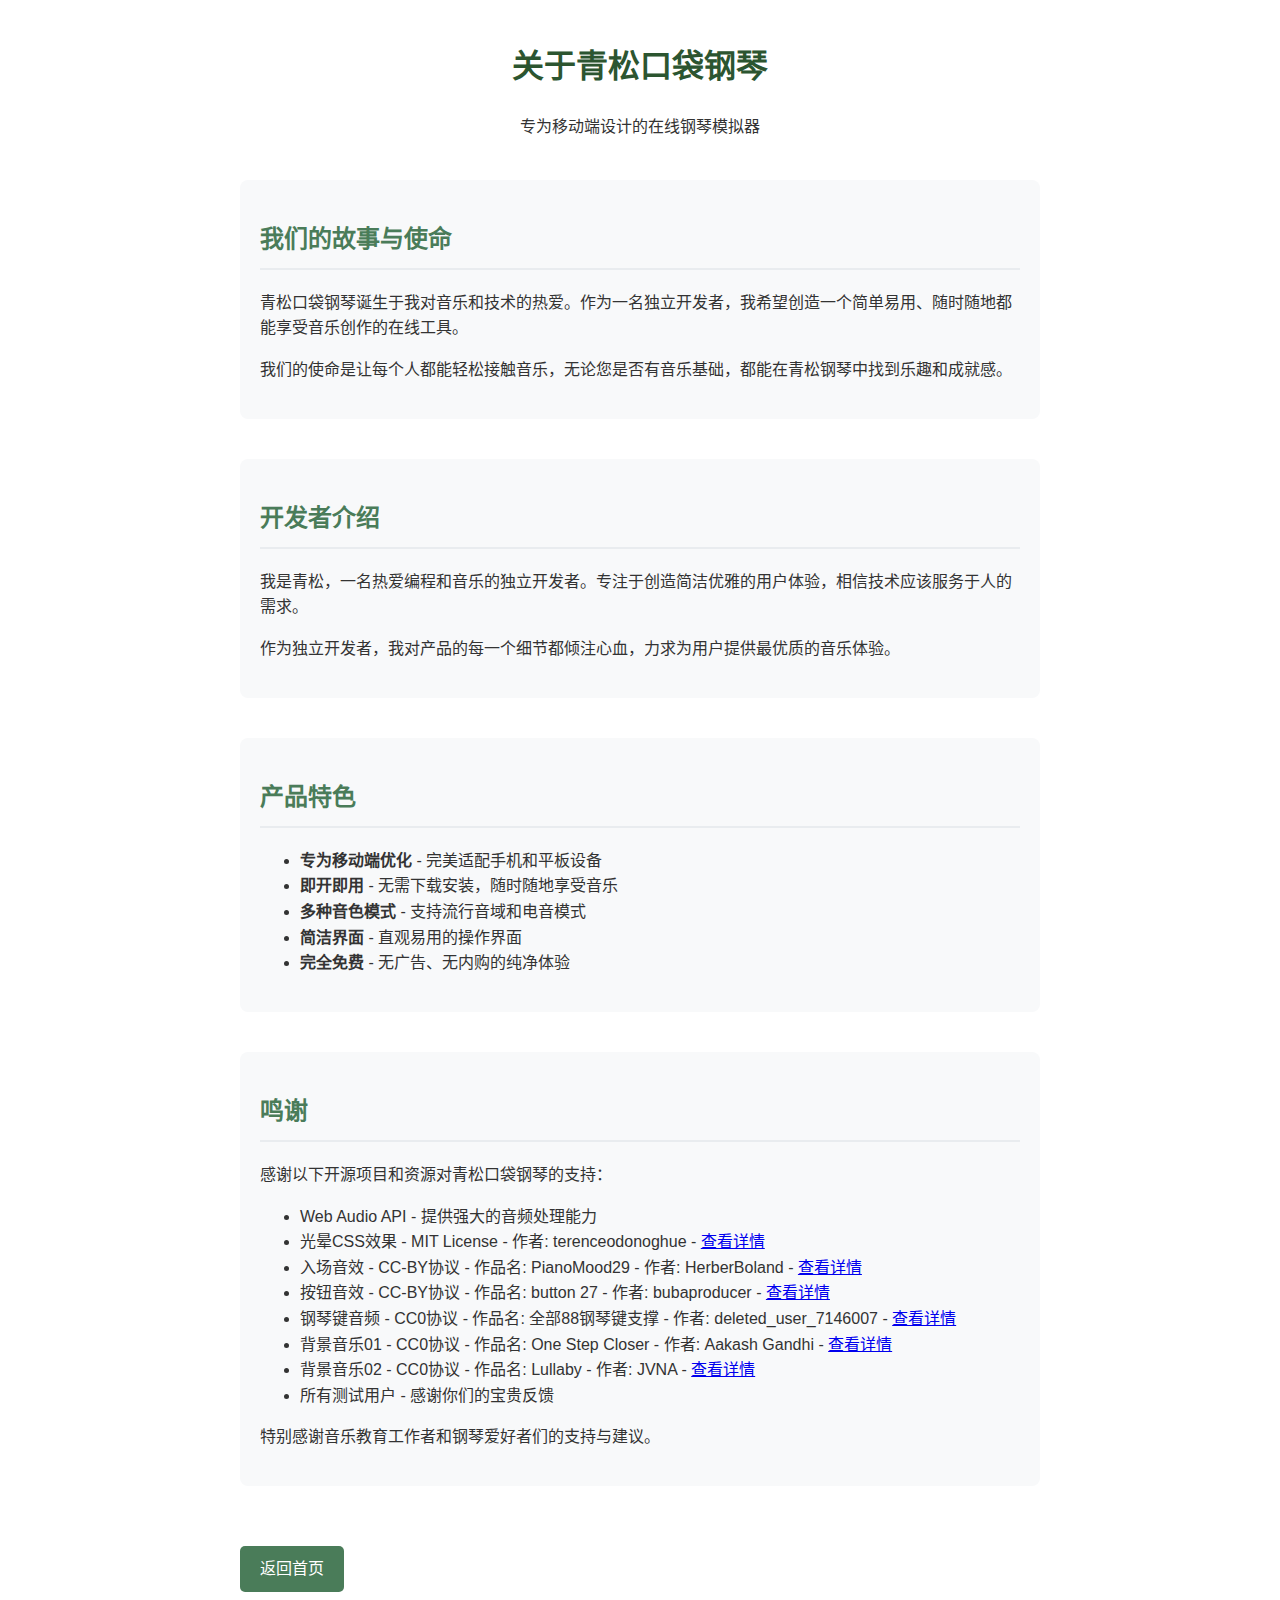
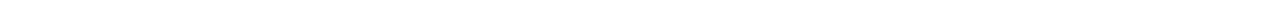
<file: about.html>
<!DOCTYPE html>
<html lang="zh-CN">

<head>
    <meta charset="UTF-8">
    <meta name="viewport" content="width=device-width, initial-scale=1.0">
    <title>关于我们 - 青松口袋钢琴</title>
    <style>
        body {
            font-family: -apple-system, BlinkMacSystemFont, 'Segoe UI', Roboto, sans-serif;
            max-width: 800px;
            margin: 0 auto;
            padding: 20px;
            line-height: 1.6;
            color: #333;
        }

        .header {
            text-align: center;
            margin-bottom: 40px;
        }

        .section {
            margin-bottom: 40px;
            padding: 20px;
            background: #f8f9fa;
            border-radius: 8px;
        }

        h1 {
            color: #2c5530;
        }

        h2 {
            color: #4a7c59;
            border-bottom: 2px solid #e9ecef;
            padding-bottom: 10px;
        }

        .back-btn {
            background: #4a7c59;
            color: white;
            padding: 10px 20px;
            border: none;
            border-radius: 5px;
            cursor: pointer;
            text-decoration: none;
            display: inline-block;
            margin-top: 20px;
        }
    </style>
</head>

<body>
    <div class="header">
        <h1>关于青松口袋钢琴</h1>
        <p>专为移动端设计的在线钢琴模拟器</p>
    </div>

    <div class="section">
        <h2>我们的故事与使命</h2>
        <p>青松口袋钢琴诞生于我对音乐和技术的热爱。作为一名独立开发者，我希望创造一个简单易用、随时随地都能享受音乐创作的在线工具。</p>
        <p>我们的使命是让每个人都能轻松接触音乐，无论您是否有音乐基础，都能在青松钢琴中找到乐趣和成就感。</p>
    </div>

    <div class="section">
        <h2>开发者介绍</h2>
        <p>我是青松，一名热爱编程和音乐的独立开发者。专注于创造简洁优雅的用户体验，相信技术应该服务于人的需求。</p>
        <p>作为独立开发者，我对产品的每一个细节都倾注心血，力求为用户提供最优质的音乐体验。</p>
    </div>

    <div class="section">
        <h2>产品特色</h2>
        <ul>
            <li><strong>专为移动端优化</strong> - 完美适配手机和平板设备</li>
            <li><strong>即开即用</strong> - 无需下载安装，随时随地享受音乐</li>
            <li><strong>多种音色模式</strong> - 支持流行音域和电音模式</li>
            <li><strong>简洁界面</strong> - 直观易用的操作界面</li>
            <li><strong>完全免费</strong> - 无广告、无内购的纯净体验</li>
        </ul>
    </div>

    <div class="section">
        <h2>鸣谢</h2>
        <p>感谢以下开源项目和资源对青松口袋钢琴的支持：</p>
        <ul>
            <li>Web Audio API - 提供强大的音频处理能力</li>
            <li>光晕CSS效果 - MIT License - 作者: terenceodonoghue - <a href="https://uiverse.io/terenceodonoghue/rare-cow-16"
                    target="_blank">查看详情</a></li>
            <li>入场音效 - CC-BY协议 - 作品名: PianoMood29 - 作者: HerberBoland - <a
                    href="https://www.tosound.com/sound/sound-wrpAqa0V#sound-download" target="_blank">查看详情</a></li>
            <li>按钮音效 - CC-BY协议 - 作品名: button 27 - 作者: bubaproducer - <a
                    href="https://www.tosound.com/sound/sound-N21A8Y52" target="_blank">查看详情</a></li>
            <li>钢琴键音频 - CC0协议 - 作品名: 全部88钢琴键支撑 - 作者: deleted_user_7146007 - <a
                    href="https://www.aigei.com/s?type=sound&q=%E5%85%A8%E9%83%A888+%E9%92%A2%E7%90%B4%E9%94%AE%E6%94%AF%E6%92%91"
                    target="_blank">查看详情</a></li>
            <li>背景音乐01 - CC0协议 - 作品名: One Step Closer - 作者: Aakash Gandhi - <a
                    href="https://www.tosound.com/sound/sound-Ed8pNXWd" target="_blank">查看详情</a></li>
            <li>背景音乐02 - CC0协议 - 作品名: Lullaby - 作者: JVNA - <a href="https://www.tosound.com/sound/sound-YVmoW1jd"
                    target="_blank">查看详情</a></li>
            <li>所有测试用户 - 感谢你们的宝贵反馈</li>
        </ul>
        <p>特别感谢音乐教育工作者和钢琴爱好者们的支持与建议。</p>
    </div>

    <a href="index.html" class="back-btn">返回首页</a>
</body>

</html>
</file>
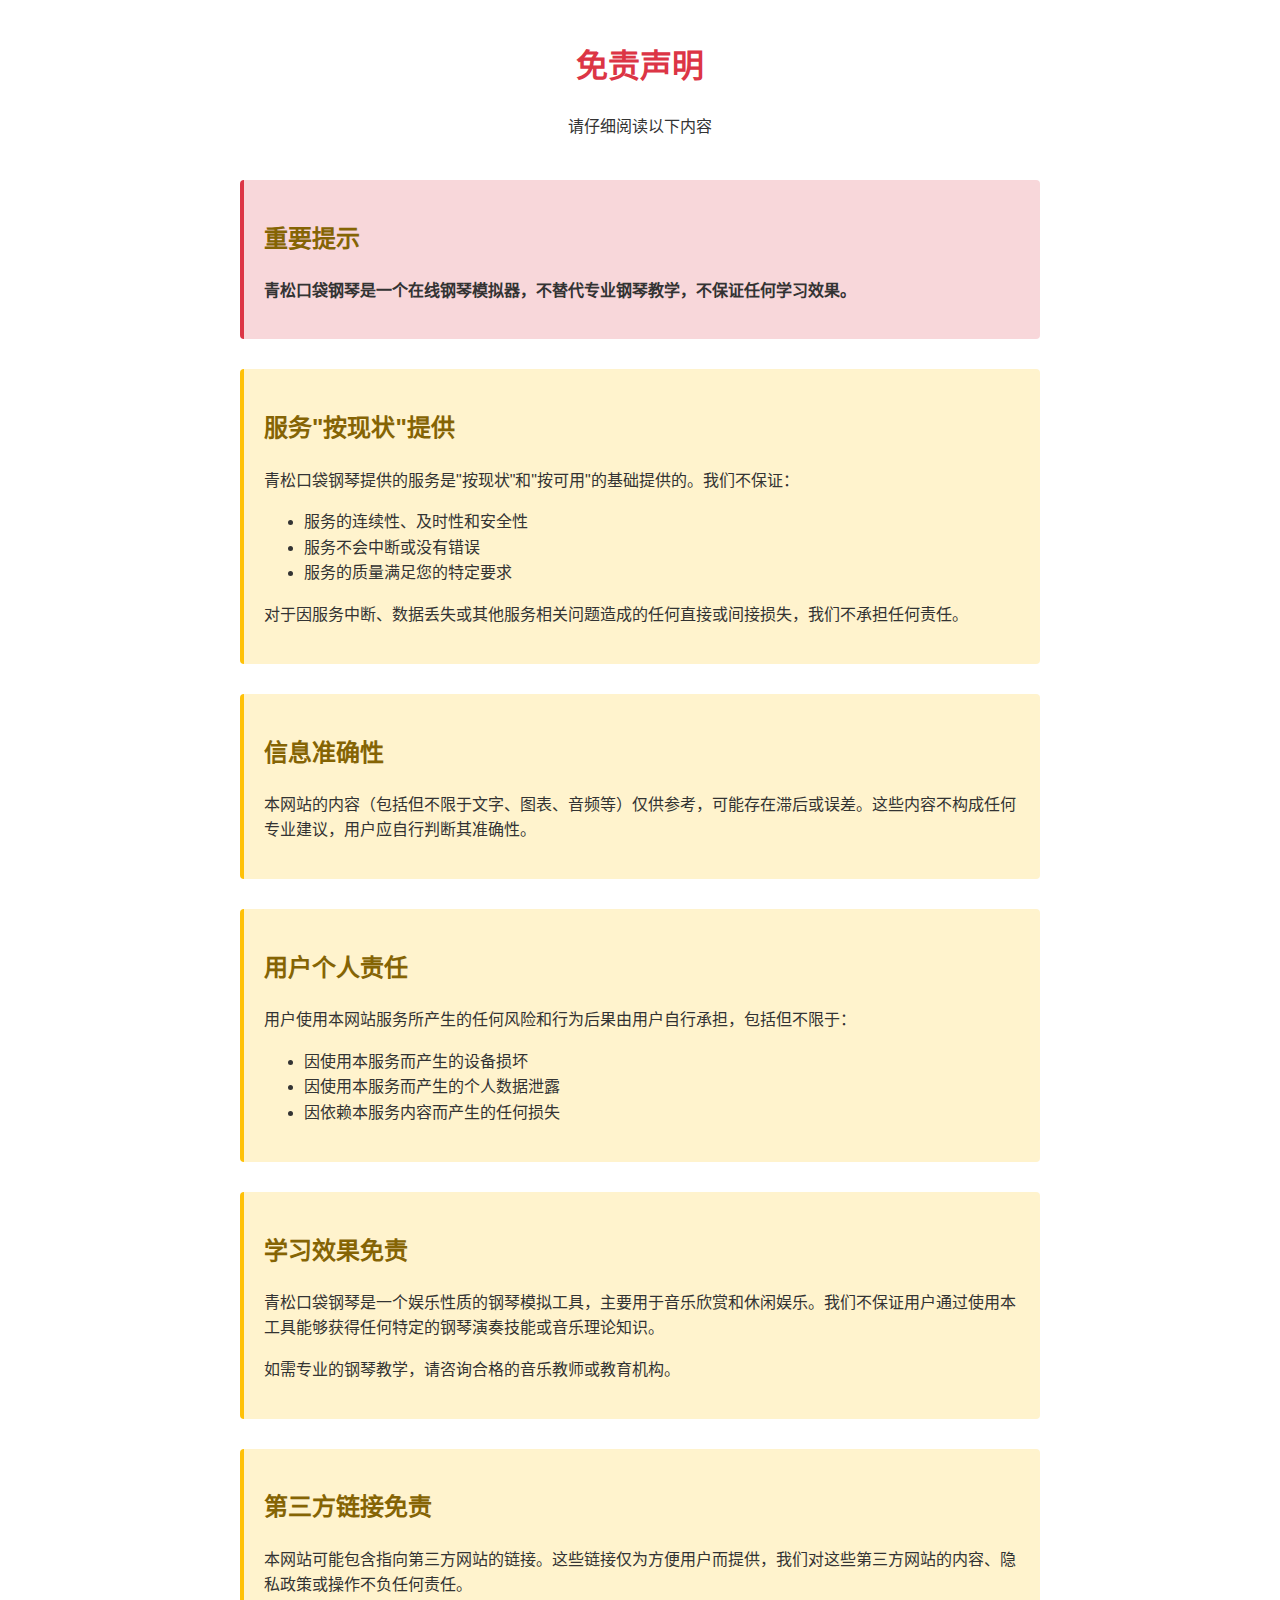
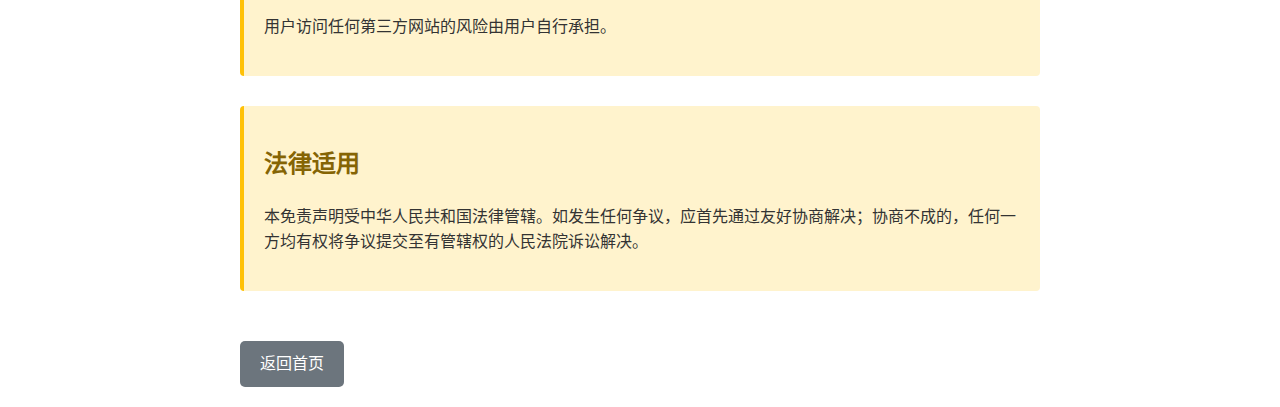
<file: disclaimer.html>
<!DOCTYPE html>
<html lang="zh-CN">
<head>
    <meta charset="UTF-8">
    <meta name="viewport" content="width=device-width, initial-scale=1.0">
    <title>免责声明 - 青松口袋钢琴</title>
    <style>
        body {
            font-family: -apple-system, BlinkMacSystemFont, 'Segoe UI', Roboto, sans-serif;
            max-width: 800px;
            margin: 0 auto;
            padding: 20px;
            line-height: 1.6;
            color: #333;
        }
        .header {
            text-align: center;
            margin-bottom: 40px;
        }
        .section {
            margin-bottom: 30px;
            padding: 20px;
            background: #fff3cd;
            border-left: 4px solid #ffc107;
            border-radius: 4px;
        }
        .warning {
            background: #f8d7da;
            border-left: 4px solid #dc3545;
        }
        h1 { color: #dc3545; }
        h2 { color: #856404; }
        .back-btn {
            background: #6c757d;
            color: white;
            padding: 10px 20px;
            border: none;
            border-radius: 5px;
            cursor: pointer;
            text-decoration: none;
            display: inline-block;
            margin-top: 20px;
        }
    </style>
</head>
<body>
    <div class="header">
        <h1>免责声明</h1>
        <p>请仔细阅读以下内容</p>
    </div>

    <div class="section warning">
        <h2>重要提示</h2>
        <p><strong>青松口袋钢琴是一个在线钢琴模拟器，不替代专业钢琴教学，不保证任何学习效果。</strong></p>
    </div>

    <div class="section">
        <h2>服务"按现状"提供</h2>
        <p>青松口袋钢琴提供的服务是"按现状"和"按可用"的基础提供的。我们不保证：</p>
        <ul>
            <li>服务的连续性、及时性和安全性</li>
            <li>服务不会中断或没有错误</li>
            <li>服务的质量满足您的特定要求</li>
        </ul>
        <p>对于因服务中断、数据丢失或其他服务相关问题造成的任何直接或间接损失，我们不承担任何责任。</p>
    </div>

    <div class="section">
        <h2>信息准确性</h2>
        <p>本网站的内容（包括但不限于文字、图表、音频等）仅供参考，可能存在滞后或误差。这些内容不构成任何专业建议，用户应自行判断其准确性。</p>
    </div>

    <div class="section">
        <h2>用户个人责任</h2>
        <p>用户使用本网站服务所产生的任何风险和行为后果由用户自行承担，包括但不限于：</p>
        <ul>
            <li>因使用本服务而产生的设备损坏</li>
            <li>因使用本服务而产生的个人数据泄露</li>
            <li>因依赖本服务内容而产生的任何损失</li>
        </ul>
    </div>

    <div class="section">
        <h2>学习效果免责</h2>
        <p>青松口袋钢琴是一个娱乐性质的钢琴模拟工具，主要用于音乐欣赏和休闲娱乐。我们不保证用户通过使用本工具能够获得任何特定的钢琴演奏技能或音乐理论知识。</p>
        <p>如需专业的钢琴教学，请咨询合格的音乐教师或教育机构。</p>
    </div>

    <div class="section">
        <h2>第三方链接免责</h2>
        <p>本网站可能包含指向第三方网站的链接。这些链接仅为方便用户而提供，我们对这些第三方网站的内容、隐私政策或操作不负任何责任。</p>
        <p>用户访问任何第三方网站的风险由用户自行承担。</p>
    </div>

    <div class="section">
        <h2>法律适用</h2>
        <p>本免责声明受中华人民共和国法律管辖。如发生任何争议，应首先通过友好协商解决；协商不成的，任何一方均有权将争议提交至有管辖权的人民法院诉讼解决。</p>
    </div>

    <a href="index.html" class="back-btn">返回首页</a>
</body>
</html>
</file>
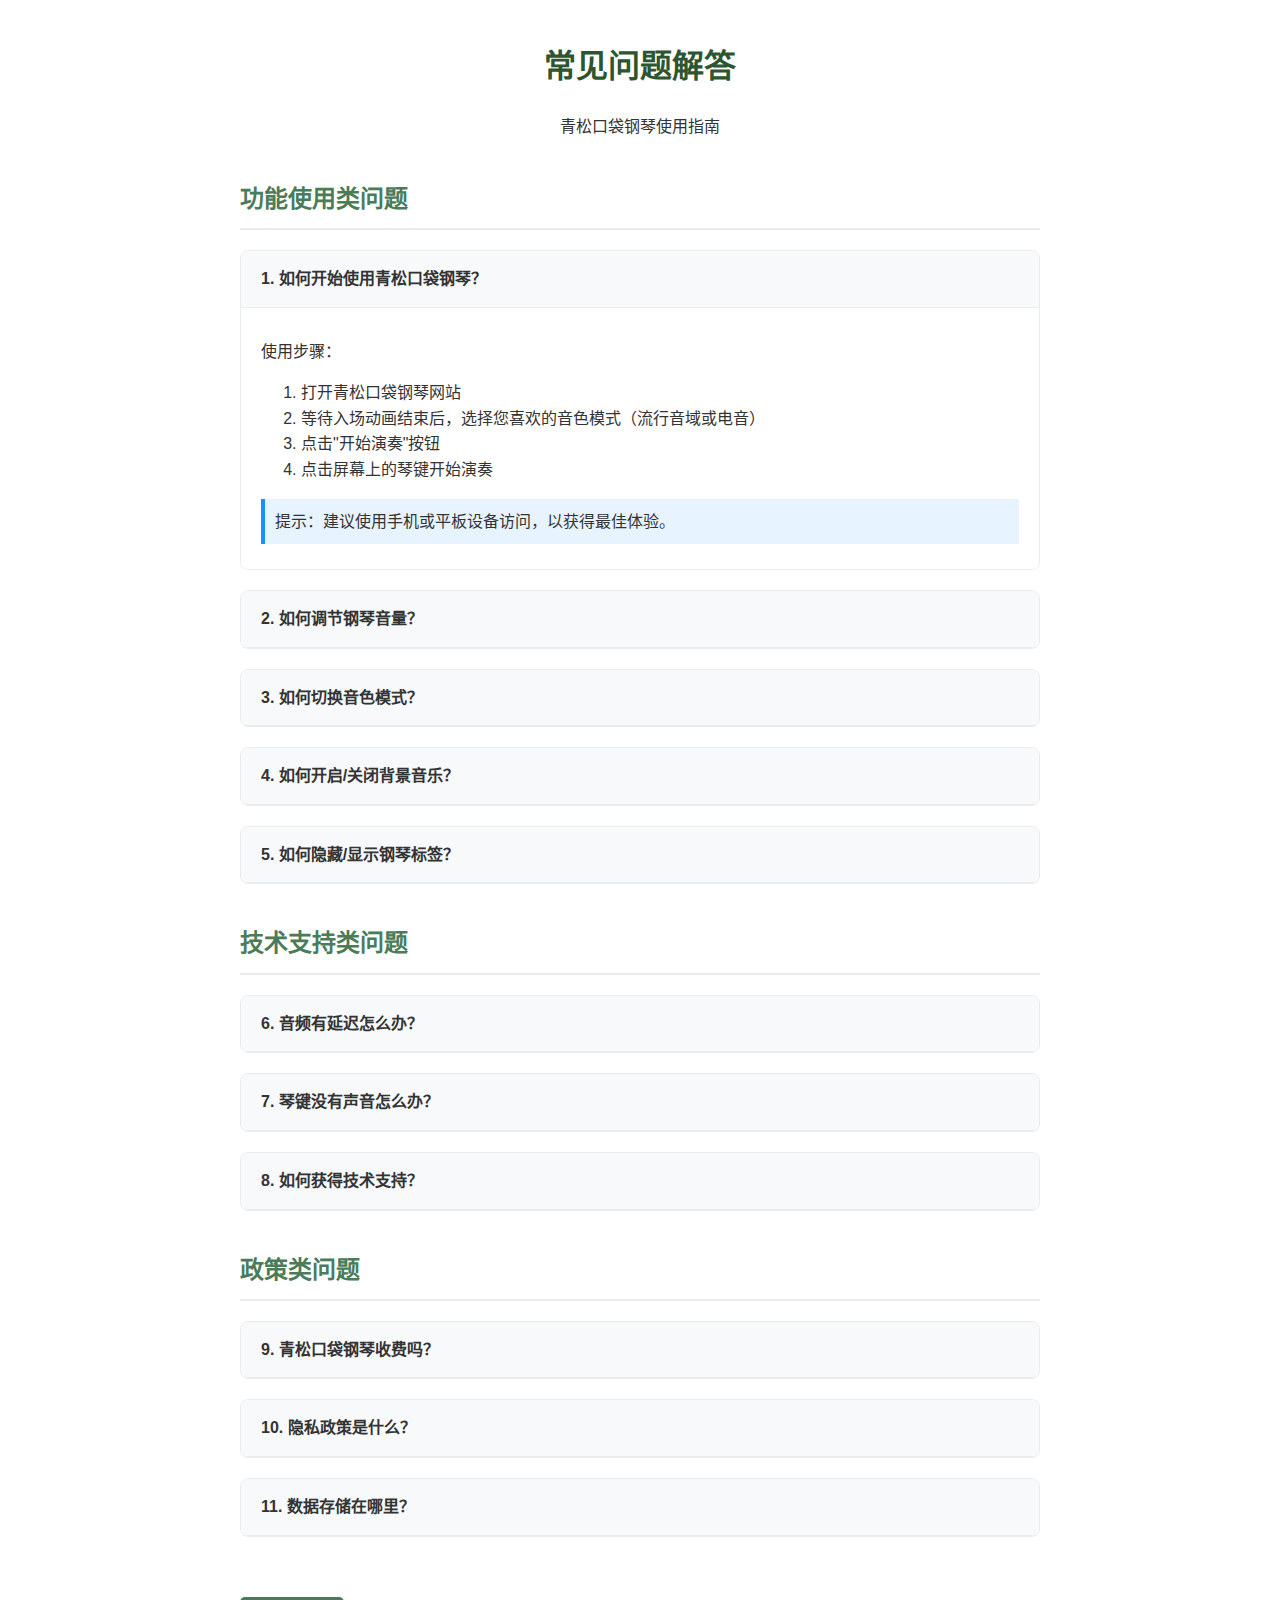
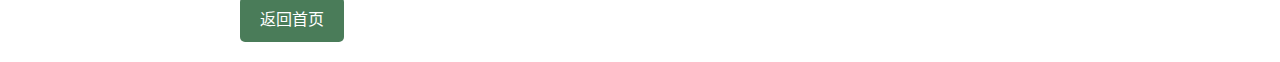
<file: faq.html>
<!DOCTYPE html>
<html lang="zh-CN">

<head>
    <meta charset="UTF-8">
    <meta name="viewport" content="width=device-width, initial-scale=1.0">
    <title>常见问题 - 青松口袋钢琴</title>
    <style>
        body {
            font-family: -apple-system, BlinkMacSystemFont, 'Segoe UI', Roboto, sans-serif;
            max-width: 800px;
            margin: 0 auto;
            padding: 20px;
            line-height: 1.6;
            color: #333;
        }

        .header {
            text-align: center;
            margin-bottom: 40px;
        }

        .faq-section {
            margin-bottom: 40px;
        }

        .faq-item {
            margin-bottom: 20px;
            border: 1px solid #e9ecef;
            border-radius: 8px;
            overflow: hidden;
        }

        .faq-question {
            background: #f8f9fa;
            padding: 15px 20px;
            cursor: pointer;
            font-weight: bold;
            border-bottom: 1px solid #e9ecef;
        }

        .faq-answer {
            padding: 15px 20px;
            background: white;
            display: none;
        }

        .faq-answer.active {
            display: block;
        }

        h1 {
            color: #2c5530;
        }

        h2 {
            color: #4a7c59;
            border-bottom: 2px solid #e9ecef;
            padding-bottom: 10px;
        }

        .back-btn {
            background: #4a7c59;
            color: white;
            padding: 10px 20px;
            border: none;
            border-radius: 5px;
            cursor: pointer;
            text-decoration: none;
            display: inline-block;
            margin-top: 20px;
        }

        .tip {
            background: #e7f3ff;
            padding: 10px;
            border-left: 4px solid #1890ff;
            margin: 10px 0;
        }
    </style>
</head>

<body>
    <div class="header">
        <h1>常见问题解答</h1>
        <p>青松口袋钢琴使用指南</p>
    </div>

    <div class="faq-section">
        <h2>功能使用类问题</h2>

        <div class="faq-item">
            <div class="faq-question" onclick="toggleAnswer(this)">1. 如何开始使用青松口袋钢琴？</div>
            <div class="faq-answer">
                <p>使用步骤：</p>
                <ol>
                    <li>打开青松口袋钢琴网站</li>
                    <li>等待入场动画结束后，选择您喜欢的音色模式（流行音域或电音）</li>
                    <li>点击"开始演奏"按钮</li>
                    <li>点击屏幕上的琴键开始演奏</li>
                </ol>
                <div class="tip">提示：建议使用手机或平板设备访问，以获得最佳体验。</div>
            </div>
        </div>

        <div class="faq-item">
            <div class="faq-question" onclick="toggleAnswer(this)">2. 如何调节钢琴音量？</div>
            <div class="faq-answer">
                <p>调节方法：</p>
                <ol>
                    <li>点击"设置"选项卡</li>
                    <li>在"音量控制"区域找到"钢琴音量"滑块</li>
                    <li>左右拖动滑块调节音量大小</li>
                </ol>
                <div class="tip">提示：音量范围从0（静音）到100（最大音量）。</div>
            </div>
        </div>

        <div class="faq-item">
            <div class="faq-question" onclick="toggleAnswer(this)">3. 如何切换音色模式？</div>
            <div class="faq-answer">
                <p>切换方法：</p>
                <ol>
                    <li>点击"设置"选项卡</li>
                    <li>在"基础设置"区域找到"音色切换"下拉菜单</li>
                    <li>选择"流行音域"或"电音"模式</li>
                </ol>
                <p><strong>模式说明：</strong></p>
                <ul>
                    <li><strong>流行音域：</strong>传统钢琴音色，适合演奏流行音乐</li>
                    <li><strong>电音：</strong>电子合成器音色，可调节波形和音调</li>
                </ul>
            </div>
        </div>

        <div class="faq-item">
            <div class="faq-question" onclick="toggleAnswer(this)">4. 如何开启/关闭背景音乐？</div>
            <div class="faq-answer">
                <p>操作方法：</p>
                <ol>
                    <li>点击"设置"选项卡</li>
                    <li>在"开关控制"区域找到"背景音乐"开关</li>
                    <li>点击开关按钮开启或关闭背景音乐</li>
                </ol>
                <div class="tip">提示：背景音乐音量可以在"音量控制"区域单独调节。</div>
            </div>
        </div>

        <div class="faq-item">
            <div class="faq-question" onclick="toggleAnswer(this)">5. 如何隐藏/显示钢琴标签？</div>
            <div class="faq-answer">
                <p>操作方法：</p>
                <ol>
                    <li>点击"设置"选项卡</li>
                    <li>在"开关控制"区域找到"钢琴标签"开关</li>
                    <li>点击开关按钮显示或隐藏琴键上的音名标签</li>
                </ol>
                <div class="tip">提示：隐藏标签可以获得更简洁的界面，适合熟悉琴键位置的用户。</div>
            </div>
        </div>
    </div>

    <div class="faq-section">
        <h2>技术支持类问题</h2>

        <div class="faq-item">
            <div class="faq-question" onclick="toggleAnswer(this)">6. 音频有延迟怎么办？</div>
            <div class="faq-answer">
                <p>音频延迟的可能原因和解决方法：</p>
                <ul>
                    <li><strong>设备性能：</strong>关闭其他应用程序，释放设备资源</li>
                    <li><strong>浏览器问题：</strong>尝试使用最新版本的Chrome、Safari或Edge浏览器</li>
                    <li><strong>网络环境：</strong>确保网络连接稳定</li>
                    <li><strong>浏览器设置：</strong>检查浏览器是否启用了硬件加速</li>
                </ul>
                <div class="tip">提示：青松口袋钢琴专为移动设备优化，在手机上通常能获得最佳性能。</div>
            </div>
        </div>

        <div class="faq-item">
            <div class="faq-question" onclick="toggleAnswer(this)">7. 琴键没有声音怎么办？</div>
            <div class="faq-answer">
                <p>排查步骤：</p>
                <ol>
                    <li>检查设备音量是否开启</li>
                    <li>确认"钢琴音量"滑块没有调到最低</li>
                    <li>尝试刷新页面重新加载</li>
                    <li>检查浏览器是否允许自动播放音频</li>
                    <li>尝试切换不同的音色模式</li>
                </ol>
                <div class="tip">提示：某些浏览器需要用户交互后才能播放音频，请先点击页面任意位置。</div>
            </div>
        </div>

        <div class="faq-item">
            <div class="faq-question" onclick="toggleAnswer(this)">8. 如何获得技术支持？</div>
            <div class="faq-answer">
                <p>技术支持渠道：</p>
                <ul>
                    <li><strong>反馈表单：</strong>通过页面底部的"反馈与建议"链接提交问题</li>
                    <li><strong>微信联系：</strong>合作联系微信号：pzhhh6666</li>
                    <li><strong>邮件支持：</strong>发送邮件至 support@qingsongpiano.com</li>
                </ul>
                <p>反馈问题时请提供：</p>
                <ul>
                    <li>设备型号和操作系统版本</li>
                    <li>使用的浏览器及版本</li>
                    <li>问题的详细描述和重现步骤</li>
                </ul>
            </div>
        </div>
    </div>

    <div class="faq-section">
        <h2>政策类问题</h2>

        <div class="faq-item">
            <div class="faq-question" onclick="toggleAnswer(this)">9. 青松口袋钢琴收费吗？</div>
            <div class="faq-answer">
                <p><strong>青松口袋钢琴完全免费！</strong></p>
                <p>我们承诺：</p>
                <ul>
                    <li>无任何收费项目</li>
                    <li>无广告干扰</li>
                    <li>无内购要求</li>
                    <li>所有功能对所有用户开放</li>
                </ul>
                <div class="tip">提示：青松口袋钢琴由独立开发者维护，您的支持就是我们继续改进的动力。</div>
            </div>
        </div>

        <div class="faq-item">
            <div class="faq-question" onclick="toggleAnswer(this)">10. 隐私政策是什么？</div>
            <div class="faq-answer">
                <p>青松口袋钢琴高度重视用户隐私：</p>
                <ul>
                    <li>您的音频数据仅在设备本地处理，不会上传</li>
                    <li>我们只收集必要的技术信息用于服务优化</li>
                    <li>详细内容请参阅<a href="privacy.html">隐私政策</a>页面</li>
                </ul>
            </div>
        </div>

        <div class="faq-item">
            <div class="faq-question" onclick="toggleAnswer(this)">11. 数据存储在哪里？</div>
            <div class="faq-answer">
                <p>数据存储说明：</p>
                <ul>
                    <li><strong>音频数据：</strong>仅在您的设备内存中临时处理，不会存储</li>
                    <li><strong>用户设置：</strong>存储在浏览器的本地存储中</li>
                    <li><strong>使用统计：</strong>匿名化的统计数据用于产品改进</li>
                </ul>
                <div class="tip">提示：青松口袋钢琴是一个纯前端应用，您的数据安全由您自己掌控。</div>
            </div>
        </div>
    </div>

    <script>
        function toggleAnswer(element) {
            const answer = element.nextElementSibling;
            const isActive = answer.classList.contains('active');

            // 关闭所有其他答案
            document.querySelectorAll('.faq-answer.active').forEach(item => {
                if (item !== answer) {
                    item.classList.remove('active');
                }
            });

            // 切换当前答案
            if (!isActive) {
                answer.classList.add('active');
            } else {
                answer.classList.remove('active');
            }
        }

        // 默认展开第一个问题
        document.addEventListener('DOMContentLoaded', function () {
            const firstQuestion = document.querySelector('.faq-question');
            if (firstQuestion) {
                firstQuestion.click();
            }
        });
    </script>

    <a href="index.html" class="back-btn">返回首页</a>
</body>

</html>
</file>
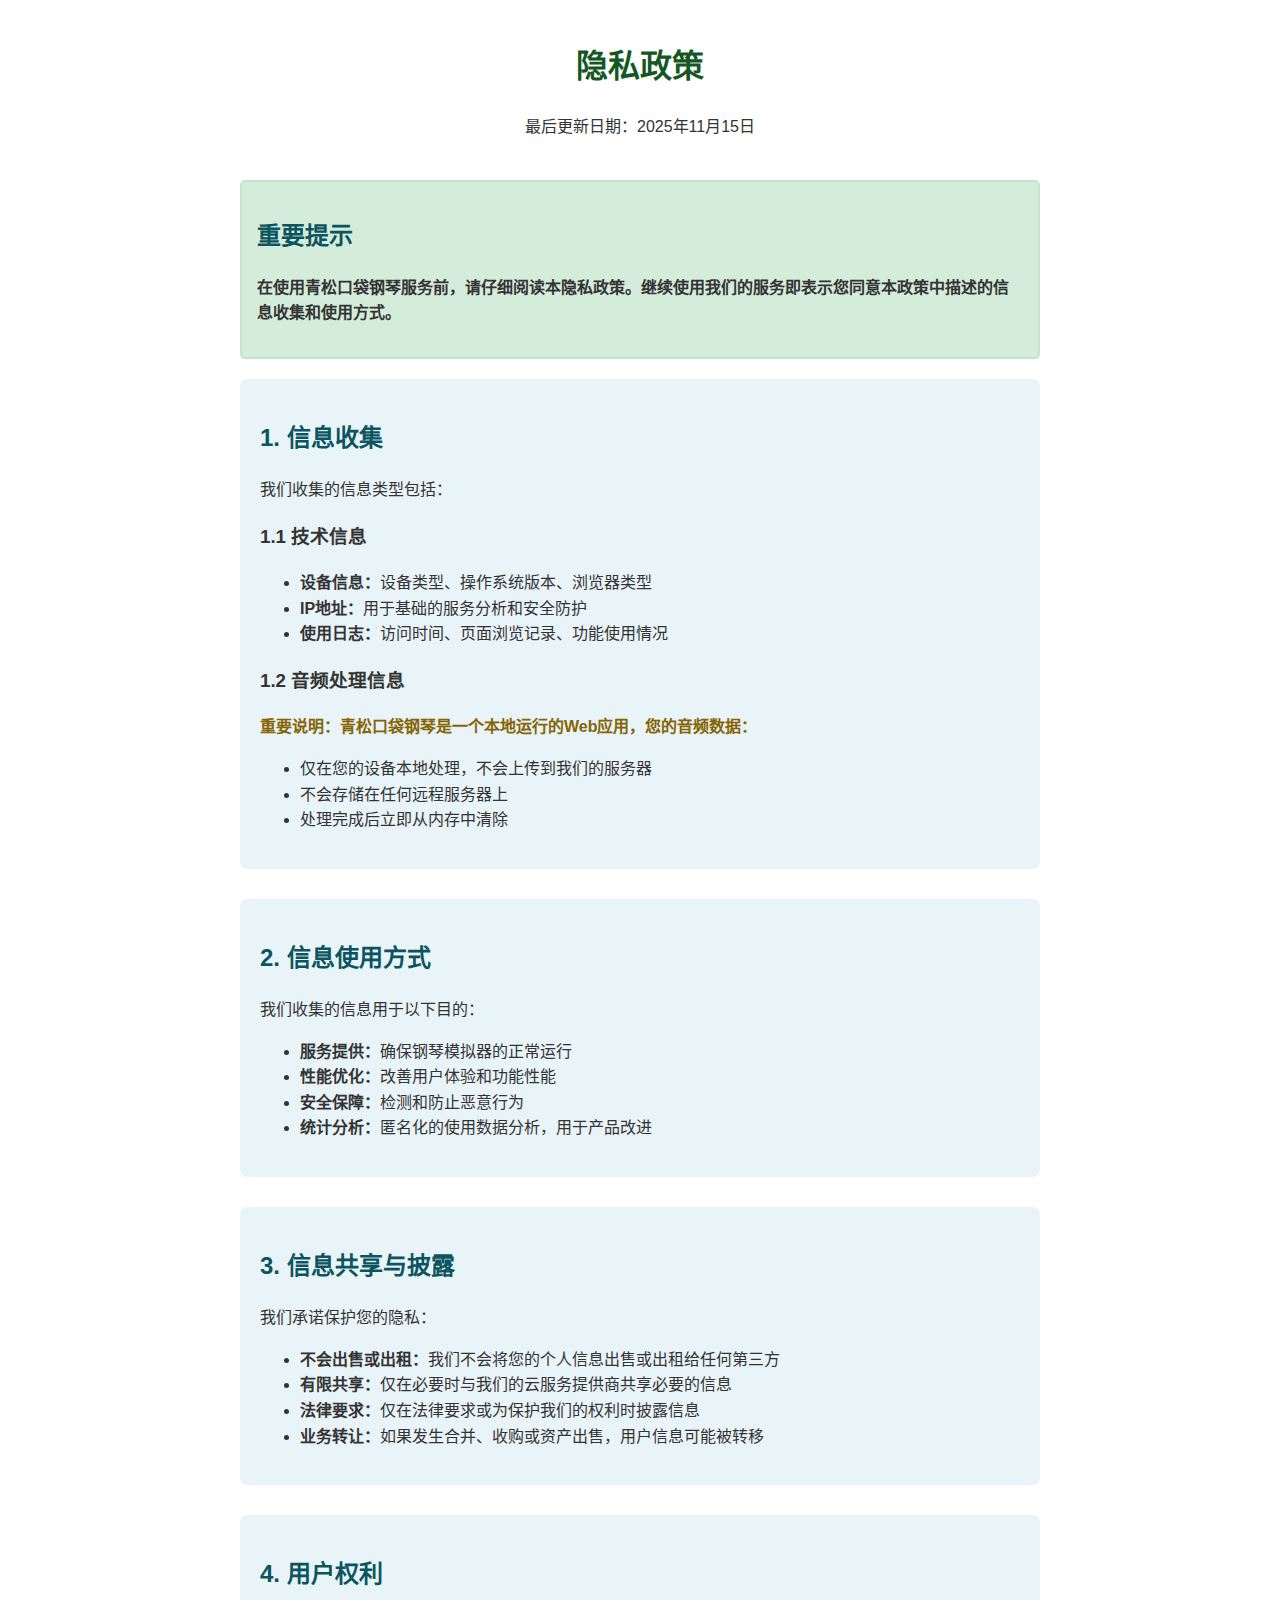
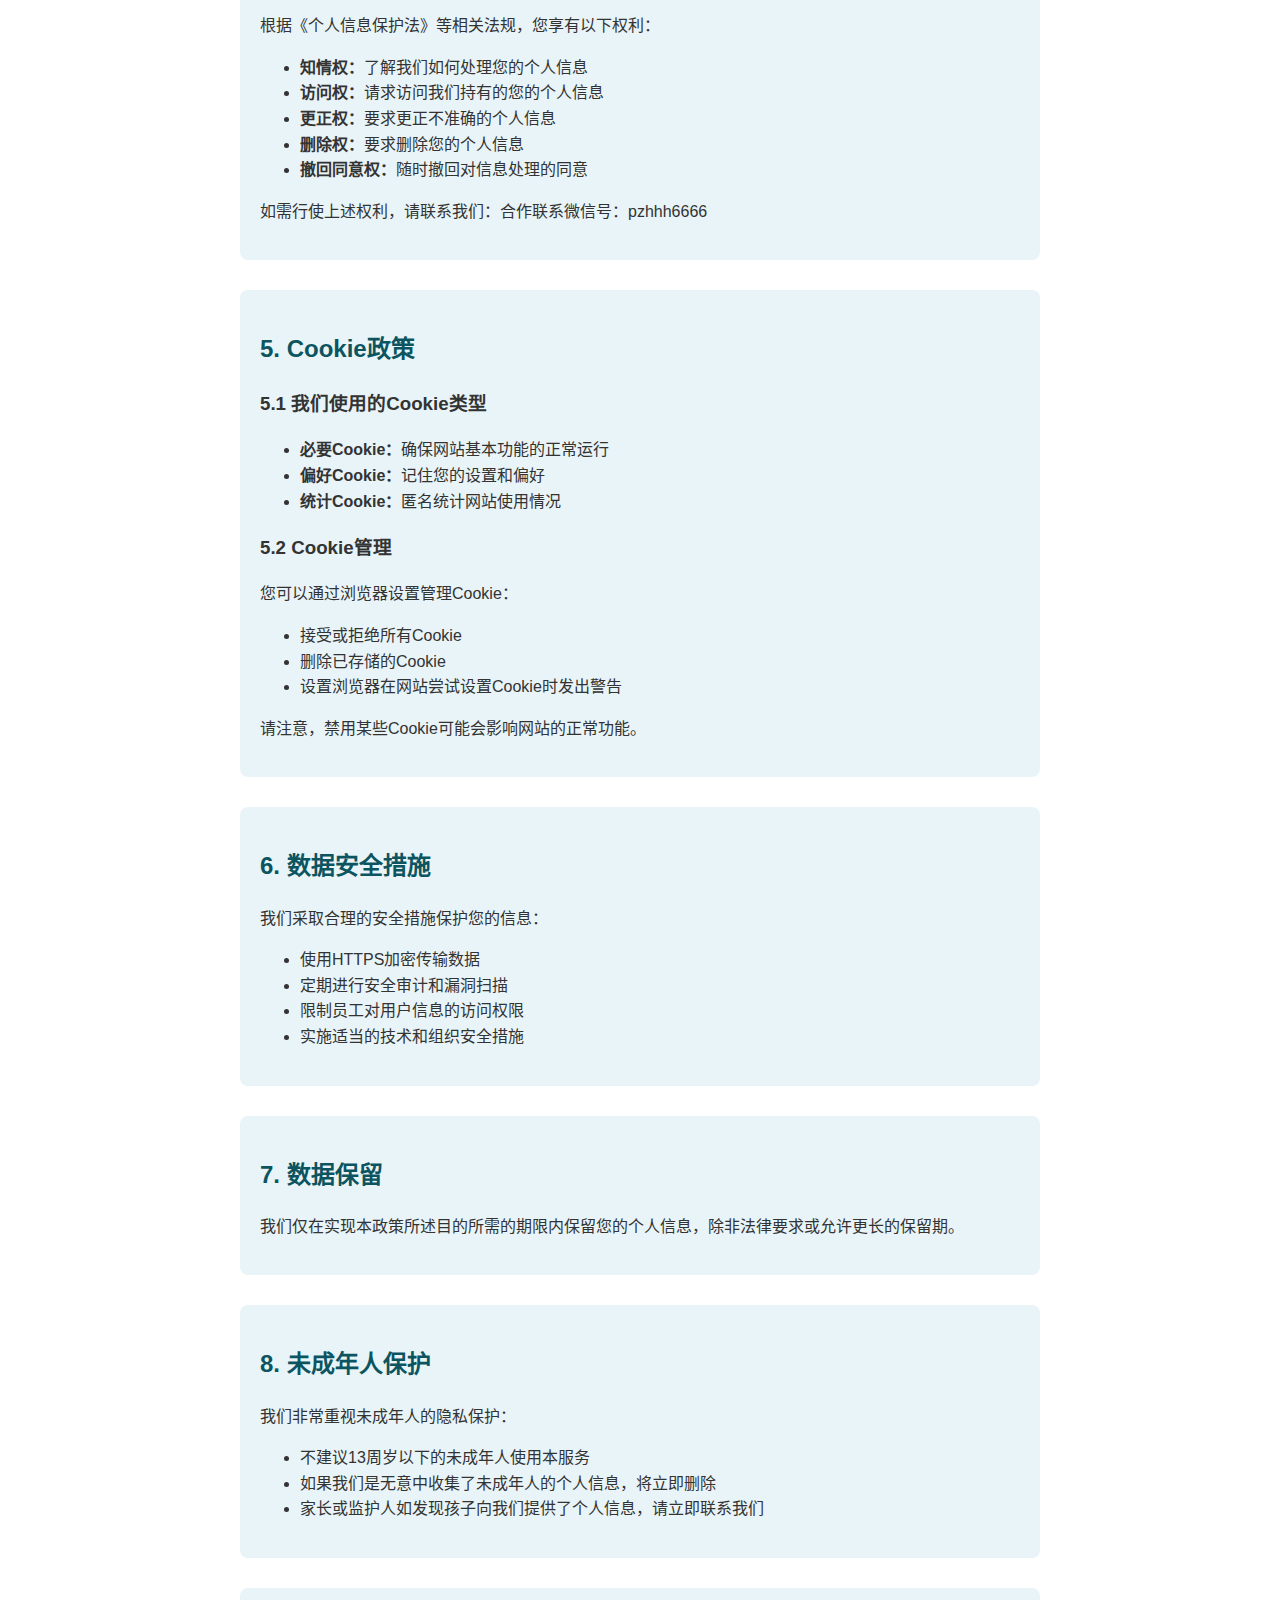
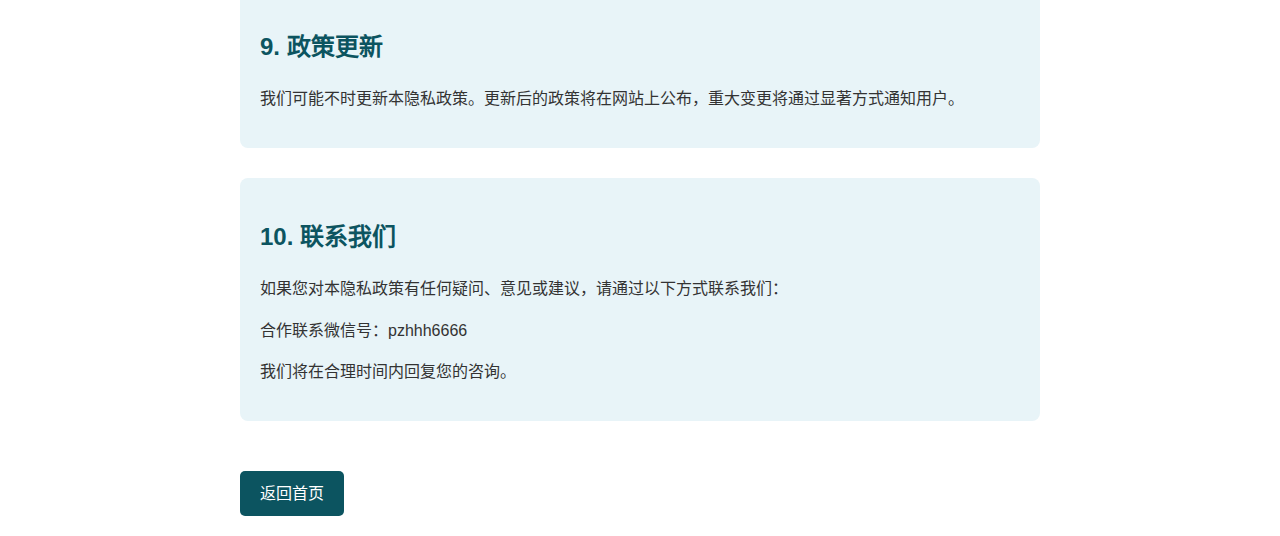
<file: privacy.html>
<!DOCTYPE html>
<html lang="zh-CN">

<head>
    <meta charset="UTF-8">
    <meta name="viewport" content="width=device-width, initial-scale=1.0">
    <title>隐私政策 - 青松口袋钢琴</title>
    <style>
        body {
            font-family: -apple-system, BlinkMacSystemFont, 'Segoe UI', Roboto, sans-serif;
            max-width: 800px;
            margin: 0 auto;
            padding: 20px;
            line-height: 1.6;
            color: #333;
        }

        .header {
            text-align: center;
            margin-bottom: 40px;
        }

        .section {
            margin-bottom: 30px;
            padding: 20px;
            background: #e8f4f8;
            border-radius: 8px;
        }

        .consent-box {
            background: #d4edda;
            border: 2px solid #c3e6cb;
            padding: 15px;
            border-radius: 5px;
            margin: 20px 0;
        }

        h1 {
            color: #155724;
        }

        h2 {
            color: #0c5460;
        }

        .back-btn {
            background: #0c5460;
            color: white;
            padding: 10px 20px;
            border: none;
            border-radius: 5px;
            cursor: pointer;
            text-decoration: none;
            display: inline-block;
            margin-top: 20px;
        }

        .important {
            color: #856404;
            font-weight: bold;
        }
    </style>
</head>

<body>
    <div class="header">
        <h1>隐私政策</h1>
        <p>最后更新日期：2025年11月15日</p>
    </div>

    <div class="consent-box">
        <h2>重要提示</h2>
        <p><strong>在使用青松口袋钢琴服务前，请仔细阅读本隐私政策。继续使用我们的服务即表示您同意本政策中描述的信息收集和使用方式。</strong></p>
    </div>

    <div class="section">
        <h2>1. 信息收集</h2>
        <p>我们收集的信息类型包括：</p>
        <h3>1.1 技术信息</h3>
        <ul>
            <li><strong>设备信息：</strong>设备类型、操作系统版本、浏览器类型</li>
            <li><strong>IP地址：</strong>用于基础的服务分析和安全防护</li>
            <li><strong>使用日志：</strong>访问时间、页面浏览记录、功能使用情况</li>
        </ul>

        <h3>1.2 音频处理信息</h3>
        <p class="important">重要说明：青松口袋钢琴是一个本地运行的Web应用，您的音频数据：</p>
        <ul>
            <li>仅在您的设备本地处理，不会上传到我们的服务器</li>
            <li>不会存储在任何远程服务器上</li>
            <li>处理完成后立即从内存中清除</li>
        </ul>
    </div>

    <div class="section">
        <h2>2. 信息使用方式</h2>
        <p>我们收集的信息用于以下目的：</p>
        <ul>
            <li><strong>服务提供：</strong>确保钢琴模拟器的正常运行</li>
            <li><strong>性能优化：</strong>改善用户体验和功能性能</li>
            <li><strong>安全保障：</strong>检测和防止恶意行为</li>
            <li><strong>统计分析：</strong>匿名化的使用数据分析，用于产品改进</li>
        </ul>
    </div>

    <div class="section">
        <h2>3. 信息共享与披露</h2>
        <p>我们承诺保护您的隐私：</p>
        <ul>
            <li><strong>不会出售或出租：</strong>我们不会将您的个人信息出售或出租给任何第三方</li>
            <li><strong>有限共享：</strong>仅在必要时与我们的云服务提供商共享必要的信息</li>
            <li><strong>法律要求：</strong>仅在法律要求或为保护我们的权利时披露信息</li>
            <li><strong>业务转让：</strong>如果发生合并、收购或资产出售，用户信息可能被转移</li>
        </ul>
    </div>

    <div class="section">
        <h2>4. 用户权利</h2>
        <p>根据《个人信息保护法》等相关法规，您享有以下权利：</p>
        <ul>
            <li><strong>知情权：</strong>了解我们如何处理您的个人信息</li>
            <li><strong>访问权：</strong>请求访问我们持有的您的个人信息</li>
            <li><strong>更正权：</strong>要求更正不准确的个人信息</li>
            <li><strong>删除权：</strong>要求删除您的个人信息</li>
            <li><strong>撤回同意权：</strong>随时撤回对信息处理的同意</li>
        </ul>
        <p>如需行使上述权利，请联系我们：合作联系微信号：pzhhh6666</p>
    </div>

    <div class="section">
        <h2>5. Cookie政策</h2>
        <h3>5.1 我们使用的Cookie类型</h3>
        <ul>
            <li><strong>必要Cookie：</strong>确保网站基本功能的正常运行</li>
            <li><strong>偏好Cookie：</strong>记住您的设置和偏好</li>
            <li><strong>统计Cookie：</strong>匿名统计网站使用情况</li>
        </ul>

        <h3>5.2 Cookie管理</h3>
        <p>您可以通过浏览器设置管理Cookie：</p>
        <ul>
            <li>接受或拒绝所有Cookie</li>
            <li>删除已存储的Cookie</li>
            <li>设置浏览器在网站尝试设置Cookie时发出警告</li>
        </ul>
        <p>请注意，禁用某些Cookie可能会影响网站的正常功能。</p>
    </div>

    <div class="section">
        <h2>6. 数据安全措施</h2>
        <p>我们采取合理的安全措施保护您的信息：</p>
        <ul>
            <li>使用HTTPS加密传输数据</li>
            <li>定期进行安全审计和漏洞扫描</li>
            <li>限制员工对用户信息的访问权限</li>
            <li>实施适当的技术和组织安全措施</li>
        </ul>
    </div>

    <div class="section">
        <h2>7. 数据保留</h2>
        <p>我们仅在实现本政策所述目的所需的期限内保留您的个人信息，除非法律要求或允许更长的保留期。</p>
    </div>

    <div class="section">
        <h2>8. 未成年人保护</h2>
        <p>我们非常重视未成年人的隐私保护：</p>
        <ul>
            <li>不建议13周岁以下的未成年人使用本服务</li>
            <li>如果我们是无意中收集了未成年人的个人信息，将立即删除</li>
            <li>家长或监护人如发现孩子向我们提供了个人信息，请立即联系我们</li>
        </ul>
    </div>

    <div class="section">
        <h2>9. 政策更新</h2>
        <p>我们可能不时更新本隐私政策。更新后的政策将在网站上公布，重大变更将通过显著方式通知用户。</p>
    </div>

    <div class="section">
        <h2>10. 联系我们</h2>
        <p>如果您对本隐私政策有任何疑问、意见或建议，请通过以下方式联系我们：</p>
        <p>合作联系微信号：pzhhh6666</p>
        <p>我们将在合理时间内回复您的咨询。</p>
    </div>

    <a href="index.html" class="back-btn">返回首页</a>
</body>

</html>
</file>
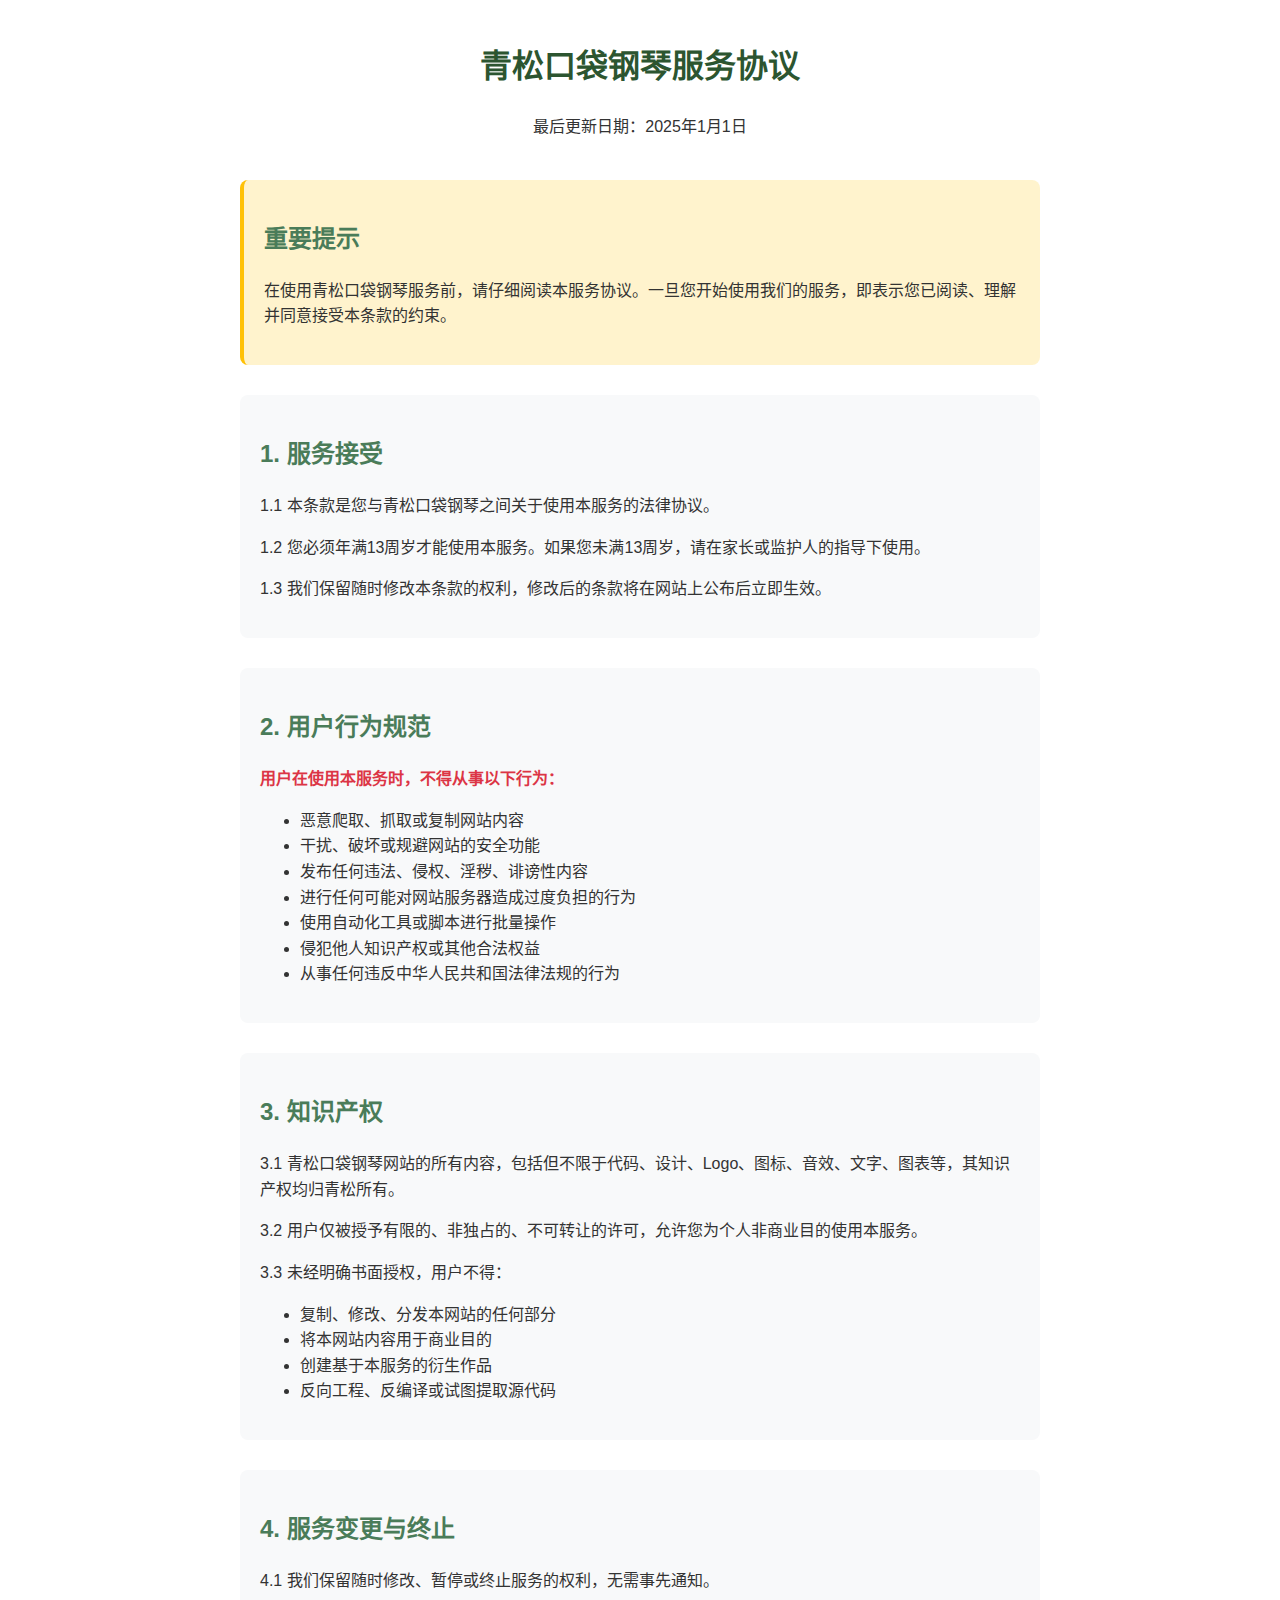
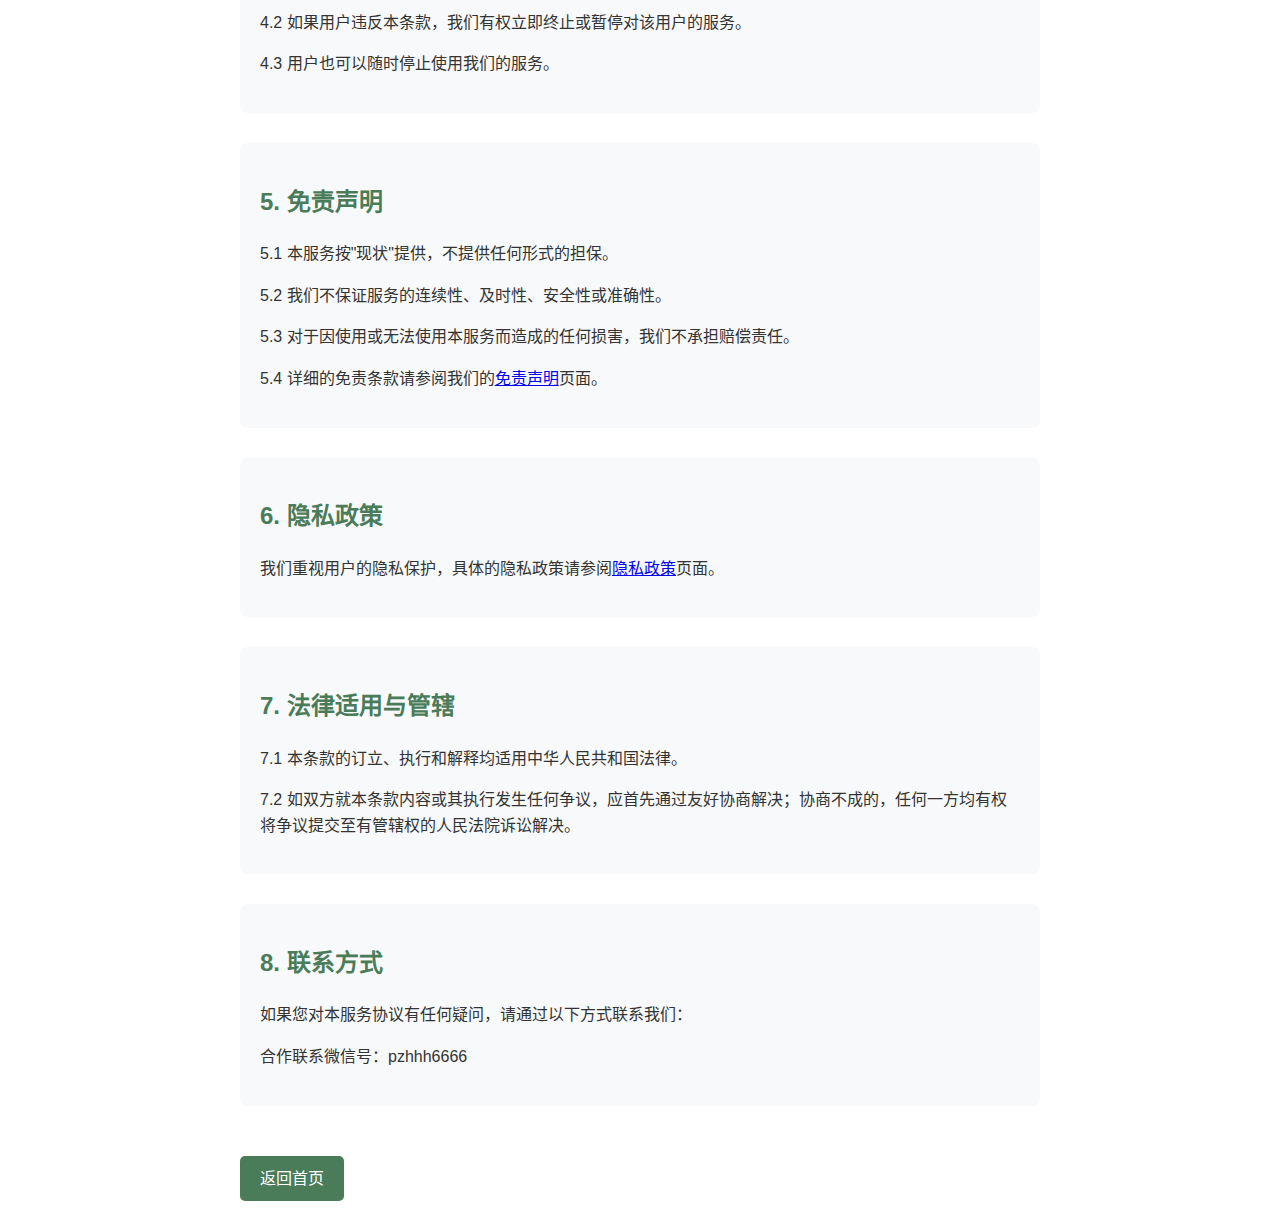
<file: terms.html>
<!DOCTYPE html>
<html lang="zh-CN">

<head>
    <meta charset="UTF-8">
    <meta name="viewport" content="width=device-width, initial-scale=1.0">
    <title>服务协议 - 青松口袋钢琴</title>
    <style>
        body {
            font-family: -apple-system, BlinkMacSystemFont, 'Segoe UI', Roboto, sans-serif;
            max-width: 800px;
            margin: 0 auto;
            padding: 20px;
            line-height: 1.6;
            color: #333;
        }

        .header {
            text-align: center;
            margin-bottom: 40px;
        }

        .section {
            margin-bottom: 30px;
            padding: 20px;
            background: #f8f9fa;
            border-radius: 8px;
        }

        .warning {
            background: #fff3cd;
            border-left: 4px solid #ffc107;
        }

        h1 {
            color: #2c5530;
        }

        h2 {
            color: #4a7c59;
        }

        .back-btn {
            background: #4a7c59;
            color: white;
            padding: 10px 20px;
            border: none;
            border-radius: 5px;
            cursor: pointer;
            text-decoration: none;
            display: inline-block;
            margin-top: 20px;
        }

        .important {
            color: #dc3545;
            font-weight: bold;
        }
    </style>
</head>

<body>
    <div class="header">
        <h1>青松口袋钢琴服务协议</h1>
        <p>最后更新日期：2025年1月1日</p>
    </div>

    <div class="section warning">
        <h2>重要提示</h2>
        <p>在使用青松口袋钢琴服务前，请仔细阅读本服务协议。一旦您开始使用我们的服务，即表示您已阅读、理解并同意接受本条款的约束。</p>
    </div>

    <div class="section">
        <h2>1. 服务接受</h2>
        <p>1.1 本条款是您与青松口袋钢琴之间关于使用本服务的法律协议。</p>
        <p>1.2 您必须年满13周岁才能使用本服务。如果您未满13周岁，请在家长或监护人的指导下使用。</p>
        <p>1.3 我们保留随时修改本条款的权利，修改后的条款将在网站上公布后立即生效。</p>
    </div>

    <div class="section">
        <h2>2. 用户行为规范</h2>
        <p class="important">用户在使用本服务时，不得从事以下行为：</p>
        <ul>
            <li>恶意爬取、抓取或复制网站内容</li>
            <li>干扰、破坏或规避网站的安全功能</li>
            <li>发布任何违法、侵权、淫秽、诽谤性内容</li>
            <li>进行任何可能对网站服务器造成过度负担的行为</li>
            <li>使用自动化工具或脚本进行批量操作</li>
            <li>侵犯他人知识产权或其他合法权益</li>
            <li>从事任何违反中华人民共和国法律法规的行为</li>
        </ul>
    </div>

    <div class="section">
        <h2>3. 知识产权</h2>
        <p>3.1 青松口袋钢琴网站的所有内容，包括但不限于代码、设计、Logo、图标、音效、文字、图表等，其知识产权均归青松所有。</p>
        <p>3.2 用户仅被授予有限的、非独占的、不可转让的许可，允许您为个人非商业目的使用本服务。</p>
        <p>3.3 未经明确书面授权，用户不得：</p>
        <ul>
            <li>复制、修改、分发本网站的任何部分</li>
            <li>将本网站内容用于商业目的</li>
            <li>创建基于本服务的衍生作品</li>
            <li>反向工程、反编译或试图提取源代码</li>
        </ul>
    </div>

    <div class="section">
        <h2>4. 服务变更与终止</h2>
        <p>4.1 我们保留随时修改、暂停或终止服务的权利，无需事先通知。</p>
        <p>4.2 如果用户违反本条款，我们有权立即终止或暂停对该用户的服务。</p>
        <p>4.3 用户也可以随时停止使用我们的服务。</p>
    </div>

    <div class="section">
        <h2>5. 免责声明</h2>
        <p>5.1 本服务按"现状"提供，不提供任何形式的担保。</p>
        <p>5.2 我们不保证服务的连续性、及时性、安全性或准确性。</p>
        <p>5.3 对于因使用或无法使用本服务而造成的任何损害，我们不承担赔偿责任。</p>
        <p>5.4 详细的免责条款请参阅我们的<a href="disclaimer.html">免责声明</a>页面。</p>
    </div>

    <div class="section">
        <h2>6. 隐私政策</h2>
        <p>我们重视用户的隐私保护，具体的隐私政策请参阅<a href="privacy.html">隐私政策</a>页面。</p>
    </div>

    <div class="section">
        <h2>7. 法律适用与管辖</h2>
        <p>7.1 本条款的订立、执行和解释均适用中华人民共和国法律。</p>
        <p>7.2 如双方就本条款内容或其执行发生任何争议，应首先通过友好协商解决；协商不成的，任何一方均有权将争议提交至有管辖权的人民法院诉讼解决。</p>
    </div>

    <div class="section">
        <h2>8. 联系方式</h2>
        <p>如果您对本服务协议有任何疑问，请通过以下方式联系我们：</p>
        <p>合作联系微信号：pzhhh6666</p>
    </div>

    <a href="index.html" class="back-btn">返回首页</a>
</body>

</html>
</file>
